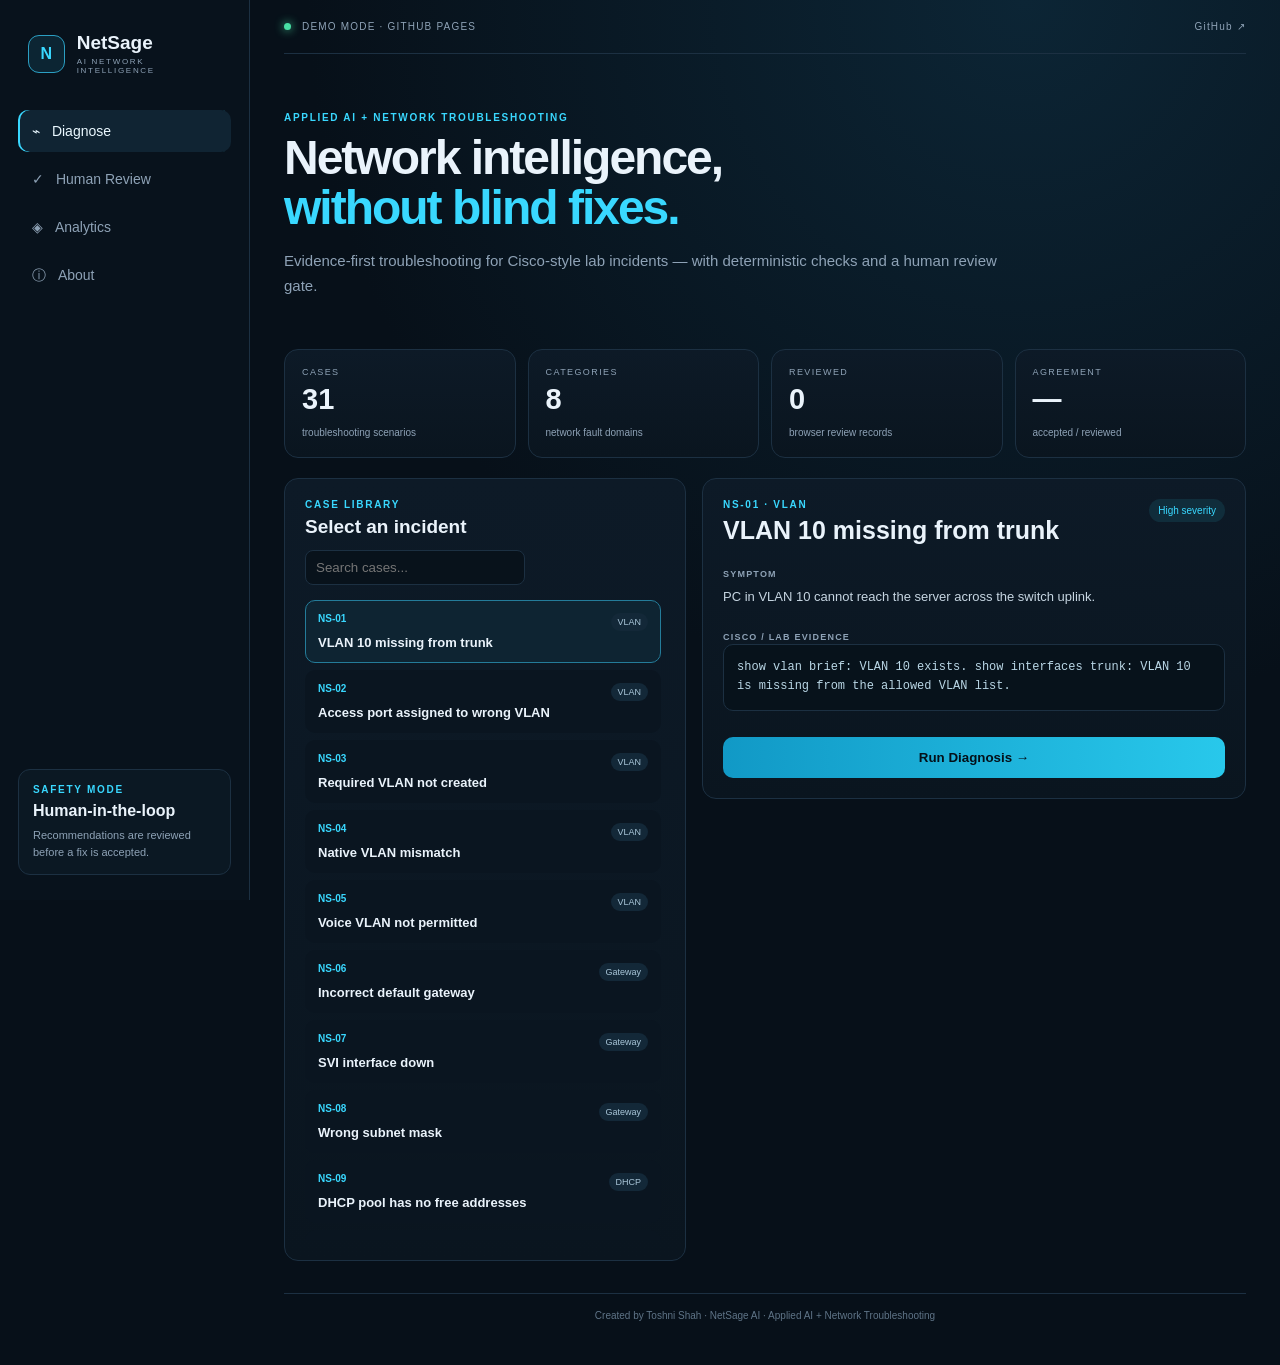
<file: docs/index.html>
<!doctype html>
<html lang="en">
<head>
<meta charset="utf-8"><meta name="viewport" content="width=device-width,initial-scale=1">
<title>NetSage AI — Network Troubleshooting</title>
<link rel="stylesheet" href="style.css">
</head>
<body>
<div class="app">
<aside class="sidebar">
  <div class="brand"><div class="logo">N</div><div><div class="brand-name">NetSage</div><div class="brand-sub">AI NETWORK INTELLIGENCE</div></div></div>
  <nav>
    <button class="nav active" data-view="diagnose">⌁ <span>Diagnose</span></button>
    <button class="nav" data-view="review">✓ <span>Human Review</span></button>
    <button class="nav" data-view="analytics">◈ <span>Analytics</span></button>
    <button class="nav" data-view="about">ⓘ <span>About</span></button>
  </nav>
  <div class="side-note"><div class="tiny-label">SAFETY MODE</div><strong>Human-in-the-loop</strong><p>Recommendations are reviewed before a fix is accepted.</p></div>
</aside>
<main class="main">
<header class="topbar"><div><span class="live-dot"></span> DEMO MODE · GITHUB PAGES</div><div><a href="https://github.com/shahtoshni14-ui/NetSage-AI" target="_blank">GitHub ↗</a></div></header>

<section id="diagnose" class="view active">
<div class="hero"><div class="eyebrow">APPLIED AI + NETWORK TROUBLESHOOTING</div><h1>Network intelligence,<br><span>without blind fixes.</span></h1><p>Evidence-first troubleshooting for Cisco-style lab incidents — with deterministic checks and a human review gate.</p></div>
<div class="stats-row">
<div class="stat"><span>CASES</span><b id="caseCount">31</b><small>troubleshooting scenarios</small></div>
<div class="stat"><span>CATEGORIES</span><b id="categoryCount">8</b><small>network fault domains</small></div>
<div class="stat"><span>REVIEWED</span><b id="reviewedCount">0</b><small>browser review records</small></div>
<div class="stat"><span>AGREEMENT</span><b id="agreement">—</b><small>accepted / reviewed</small></div>
</div>
<div class="workspace">
<section class="panel cases-panel"><div class="panel-head"><div><div class="panel-kicker">CASE LIBRARY</div><h2>Select an incident</h2></div><input id="search" placeholder="Search cases..."></div><div id="caseList" class="case-list"></div></section>
<section class="panel detail-panel"><div id="caseDetail"></div><button id="runBtn" class="primary">Run Diagnosis <span>→</span></button><div id="result" class="result hidden"></div></section>
</div>
</section>

<section id="review" class="view"><div class="page-title"><div class="eyebrow">HUMAN REVIEW GATE</div><h1>Review the recommendation.</h1><p>Accept, edit or reject each diagnosis. Review records are stored locally in this browser.</p></div><div class="review-grid"><div class="panel"><div class="panel-kicker">REVIEW QUEUE</div><div id="reviewList"></div></div><div class="panel" id="reviewEditor"><div class="empty">Run a diagnosis first, then review it here.</div></div></div></section>

<section id="analytics" class="view"><div class="page-title"><div class="eyebrow">ANALYTICS</div><h1>See what the system is finding.</h1><p>Summary of the 31-case troubleshooting library and browser-side review decisions.</p></div><div class="analytics-grid"><div class="panel"><div class="panel-kicker">ISSUE DISTRIBUTION</div><div id="issueBars"></div></div><div class="panel"><div class="panel-kicker">REVIEW STATUS</div><div id="reviewBars"></div></div></div><div class="panel responsible"><div class="panel-kicker">RESPONSIBLE AI</div><div class="responsible-grid"><div><b>Evidence first</b><span>Recommendations reference supplied case evidence.</span></div><div><b>No automatic configuration</b><span>The demo never changes a router or switch.</span></div><div><b>Human oversight</b><span>Reviewers can accept, edit or reject a recommendation.</span></div><div><b>Deterministic checks</b><span>Rule-style checks provide reproducible findings.</span></div></div></div></section>

<section id="about" class="view"><div class="page-title"><div class="eyebrow">NETSAGE AI</div><h1>AI proposes. Human reviews.</h1><p>An Applied AI + Network Troubleshooting project for Cisco-style lab scenarios.</p></div><div class="about-grid"><div class="panel"><div class="panel-kicker">PROJECT</div><h2>What NetSage AI does</h2><p>NetSage reads symptoms and Cisco-style show-command evidence, identifies a probable fault, highlights evidence, recommends the next diagnostic command and presents a safe remediation path.</p><p>This GitHub Pages build is a <strong>static interactive demo</strong>. It intentionally does not expose an API key. The full Flask/Gemini application remains in the repository.</p></div><div class="panel"><div class="panel-kicker">TECH STACK</div><div class="chips"><span>Python</span><span>Flask</span><span>Google Gemini</span><span>HTML</span><span>CSS</span><span>JavaScript</span><span>Pandas</span></div><div class="panel-kicker gap">COVERAGE</div><p>31 structured cases across VLAN, Gateway, DHCP, DNS, Routing, ACL, NAT and Wireless troubleshooting.</p></div></div></section>
<footer>Created by Toshni Shah · NetSage AI · Applied AI + Network Troubleshooting</footer>
</main></div>
<script src="app.js"></script>
</body></html>
</file>
<file: docs/style.css>
:root{--bg:#071019;--panel:#0c1722;--line:#1c3042;--text:#eaf3fb;--muted:#8ea2b6;--cyan:#39d8ff;--green:#48e0a4;--orange:#ffbd67;--red:#ff6f7d}
*{box-sizing:border-box}body{margin:0;background:radial-gradient(circle at 80% 0,#0c2535 0,#071019 42%);color:var(--text);font-family:Inter,Segoe UI,Arial,sans-serif}.app{display:flex;min-height:100vh}.sidebar{width:250px;border-right:1px solid var(--line);background:#08121c;padding:28px 18px;position:fixed;inset:0 auto 0 0}.brand{display:flex;align-items:center;gap:12px;padding:4px 10px 32px}.logo{width:38px;height:38px;border:1px solid #2b9fc3;border-radius:11px;display:grid;place-items:center;color:var(--cyan);font-weight:800;background:#0c2533}.brand-name{font-weight:800;font-size:19px}.brand-sub{font-size:8px;letter-spacing:1.7px;color:var(--muted);margin-top:3px}.nav{width:100%;border:0;background:transparent;color:var(--muted);text-align:left;padding:13px 14px;border-radius:10px;margin:3px 0;font-size:14px;cursor:pointer}.nav:hover,.nav.active{background:#102433;color:#eaf8ff}.nav.active{box-shadow:inset 2px 0 var(--cyan)}.nav span{margin-left:8px}.side-note{position:absolute;left:18px;right:18px;bottom:25px;border:1px solid var(--line);border-radius:12px;padding:14px;background:#0b1823}.tiny-label,.panel-kicker,.eyebrow{font-size:10px;letter-spacing:1.7px;color:var(--cyan);font-weight:800}.side-note strong{display:block;margin:7px 0}.side-note p{font-size:11px;line-height:1.5;color:var(--muted);margin:0}.main{margin-left:250px;width:calc(100% - 250px);padding:0 34px 28px}.topbar{height:54px;border-bottom:1px solid var(--line);display:flex;justify-content:space-between;align-items:center;color:var(--muted);font-size:10px;letter-spacing:1.2px}.topbar a{color:var(--muted);text-decoration:none}.live-dot{display:inline-block;width:7px;height:7px;background:var(--green);border-radius:50%;margin-right:7px;box-shadow:0 0 10px var(--green)}.hero{padding:58px 0 35px;max-width:800px}.hero h1,.page-title h1{font-size:48px;line-height:1.04;margin:10px 0 15px;letter-spacing:-2px}.hero h1 span{color:var(--cyan)}.hero p,.page-title p{color:var(--muted);font-size:15px;line-height:1.7;max-width:720px}.stats-row{display:grid;grid-template-columns:repeat(4,1fr);gap:12px;margin-bottom:20px}.stat,.panel{background:linear-gradient(180deg,#0d1a27,#0a151f);border:1px solid var(--line);border-radius:14px}.stat{padding:17px}.stat span{display:block;color:var(--muted);font-size:9px;letter-spacing:1.4px}.stat b{display:block;font-size:29px;margin:6px 0}.stat small{color:var(--muted);font-size:10px}.workspace{display:grid;grid-template-columns:360px 1fr;gap:16px}.panel{padding:20px}.panel-head{display:flex;justify-content:space-between;align-items:end;gap:12px;margin-bottom:15px}.panel-head h2,.panel h2{margin:6px 0 0;font-size:19px}.panel-head input{width:160px;background:#08121b;border:1px solid var(--line);border-radius:8px;padding:9px 10px;color:white;outline:none}.case-list{max-height:640px;overflow:auto;padding-right:4px}.case-item{padding:12px;border:1px solid transparent;border-radius:10px;margin-bottom:7px;cursor:pointer;background:#0a1520}.case-item:hover{border-color:#244359}.case-item.active{border-color:#247c9a;background:#0e2432}.case-top{display:flex;justify-content:space-between;gap:8px}.case-id{color:var(--cyan);font-size:10px;font-weight:800}.case-title{font-size:13px;font-weight:700;margin-top:4px}.tag{font-size:9px;padding:4px 7px;border-radius:20px;background:#132838;color:#a9c6d9}.detail-header{display:flex;justify-content:space-between;gap:15px}.detail-header h2{font-size:25px}.badge{padding:6px 9px;border-radius:20px;background:#102d3b;color:var(--cyan);font-size:10px;height:max-content}.field{margin:18px 0}.field label{font-size:9px;color:var(--muted);letter-spacing:1.2px;font-weight:800}.field p{margin:6px 0;color:#c7d6e2;line-height:1.6;font-size:13px}.evidence{background:#07121b;border:1px solid var(--line);border-radius:10px;padding:13px;font-family:ui-monospace,SFMono-Regular,Consolas,monospace;font-size:12px;line-height:1.65;color:#b9d6e5;white-space:pre-wrap}.primary{width:100%;margin-top:8px;border:0;border-radius:10px;padding:13px;background:linear-gradient(90deg,#1199c6,#28c8eb);color:#041019;font-weight:800;cursor:pointer}.primary:hover{filter:brightness(1.08)}.result{margin-top:18px;border-top:1px solid var(--line);padding-top:20px}.hidden{display:none}.result-grid{display:grid;grid-template-columns:repeat(3,1fr);gap:9px}.metric{background:#091722;border:1px solid var(--line);padding:12px;border-radius:9px}.metric small{display:block;color:var(--muted);font-size:9px}.metric b{display:block;margin-top:5px;font-size:13px}.result-section{margin-top:17px}.result-section h3{font-size:12px;margin:0 0 8px;color:#dceaf3}.fixes{margin:0;padding-left:20px;color:#bfd2df;line-height:1.7;font-size:13px}.safety{margin-top:16px;border:1px solid #3c3b27;background:#17190f;border-radius:9px;padding:12px;color:#d6cf9d;font-size:12px;line-height:1.5}.page-title{padding:58px 0 30px}.review-grid,.analytics-grid,.about-grid{display:grid;grid-template-columns:1fr 1fr;gap:16px}.review-row{padding:13px 0;border-bottom:1px solid var(--line);cursor:pointer}.review-row:last-child{border-bottom:0}.review-row strong{font-size:13px}.review-row small{display:block;color:var(--muted);margin-top:4px}.status{float:right;font-size:9px;padding:4px 7px;border-radius:20px}.accepted{color:var(--green);background:#0d2b24}.edited{color:var(--orange);background:#2b2314}.rejected{color:var(--red);background:#301820}.empty{color:var(--muted);padding:40px;text-align:center}.review-form textarea{width:100%;min-height:90px;background:#07121b;border:1px solid var(--line);border-radius:9px;color:white;padding:10px;resize:vertical}.review-actions{display:flex;gap:8px;margin-top:10px}.review-actions button{flex:1;padding:11px;border-radius:8px;border:1px solid var(--line);background:#10202c;color:white;cursor:pointer}.review-actions .accept{border-color:#277b61;color:var(--green)}.review-actions .edit{border-color:#80652d;color:var(--orange)}.review-actions .reject{border-color:#77303a;color:var(--red)}.bar{margin:15px 0}.bar-head{display:flex;justify-content:space-between;font-size:11px;margin-bottom:6px}.track{height:8px;border-radius:8px;background:#07121b;overflow:hidden}.fill{height:100%;background:linear-gradient(90deg,#1a9fc9,#48e0a4);border-radius:8px}.responsible{margin-top:16px}.responsible-grid{display:grid;grid-template-columns:repeat(2,1fr);gap:10px;margin-top:15px}.responsible-grid div{border:1px solid var(--line);border-radius:10px;padding:14px}.responsible-grid b{display:block;font-size:12px}.responsible-grid span{display:block;color:var(--muted);font-size:11px;line-height:1.5;margin-top:6px}.about-grid p{color:var(--muted);line-height:1.7;font-size:13px}.chips{display:flex;flex-wrap:wrap;gap:7px;margin:14px 0 28px}.chips span{background:#102533;border:1px solid #214458;color:#a9d5e7;padding:6px 9px;border-radius:20px;font-size:10px}.gap{margin-top:12px}footer{text-align:center;color:#5f7487;font-size:10px;margin-top:32px;padding:16px;border-top:1px solid var(--line)}.view{display:none}.view.active{display:block}
@media(max-width:1050px){.sidebar{width:210px}.main{margin-left:210px;width:calc(100% - 210px)}.workspace{grid-template-columns:1fr}.case-list{max-height:350px}.stats-row{grid-template-columns:repeat(2,1fr)}}
@media(max-width:720px){.sidebar{position:static;width:100%;height:auto;border-right:0;border-bottom:1px solid var(--line)}.app{display:block}.main{margin:0;width:100%;padding:0 15px}.side-note{display:none}.hero h1,.page-title h1{font-size:37px}.review-grid,.analytics-grid,.about-grid{grid-template-columns:1fr}.result-grid{grid-template-columns:1fr}.topbar{padding:0 4px}.sidebar nav{display:flex;overflow:auto}.nav{white-space:nowrap}.brand{padding-bottom:15px}}
/* NetSage AI — responsive layout fix */
* {
  box-sizing: border-box;
}

html,
body {
  width: 100%;
  max-width: 100%;
  overflow-x: hidden;
}

.app {
  width: 100%;
  min-width: 0;
}

.main {
  min-width: 0;
}

.workspace {
  grid-template-columns: minmax(0, 0.85fr) minmax(0, 1.15fr);
  align-items: start;
}

.cases-panel,
.detail-panel,
.panel {
  min-width: 0;
  max-width: 100%;
}

.panel-head {
  flex-wrap: wrap;
}

.panel-head input {
  width: 100%;
  max-width: 220px;
  min-width: 0;
}

.case-title,
.field p,
.evidence {
  overflow-wrap: anywhere;
  word-break: normal;
}

.evidence {
  max-width: 100%;
  overflow-x: auto;
}

@media (max-width: 1250px) {
  .sidebar {
    width: 210px;
  }

  .main {
    margin-left: 210px;
    width: calc(100% - 210px);
    padding-left: 20px;
    padding-right: 20px;
  }

  .workspace {
    grid-template-columns: minmax(0, 1fr);
  }

  .case-list {
    max-height: 360px;
  }
}

@media (max-width: 720px) {
  .app {
    display: block;
  }

  .sidebar {
    position: static;
    width: 100%;
    height: auto;
  }

  .main {
    margin-left: 0;
    width: 100%;
    padding: 0 14px 24px;
  }

  .workspace,
  .review-grid,
  .analytics-grid,
  .about-grid {
    grid-template-columns: minmax(0, 1fr);
  }

  .stats-row {
    grid-template-columns: repeat(2, minmax(0, 1fr));
  }

  .result-grid {
    grid-template-columns: minmax(0, 1fr);
  }

  .hero h1,
  .page-title h1 {
    font-size: clamp(30px, 8vw, 38px);
    overflow-wrap: anywhere;
  }

  .panel {
    padding: 14px;
  }

  .panel-head input {
    max-width: 100%;
  }

  .side-note {
    display: none;
  }
}
</file>
